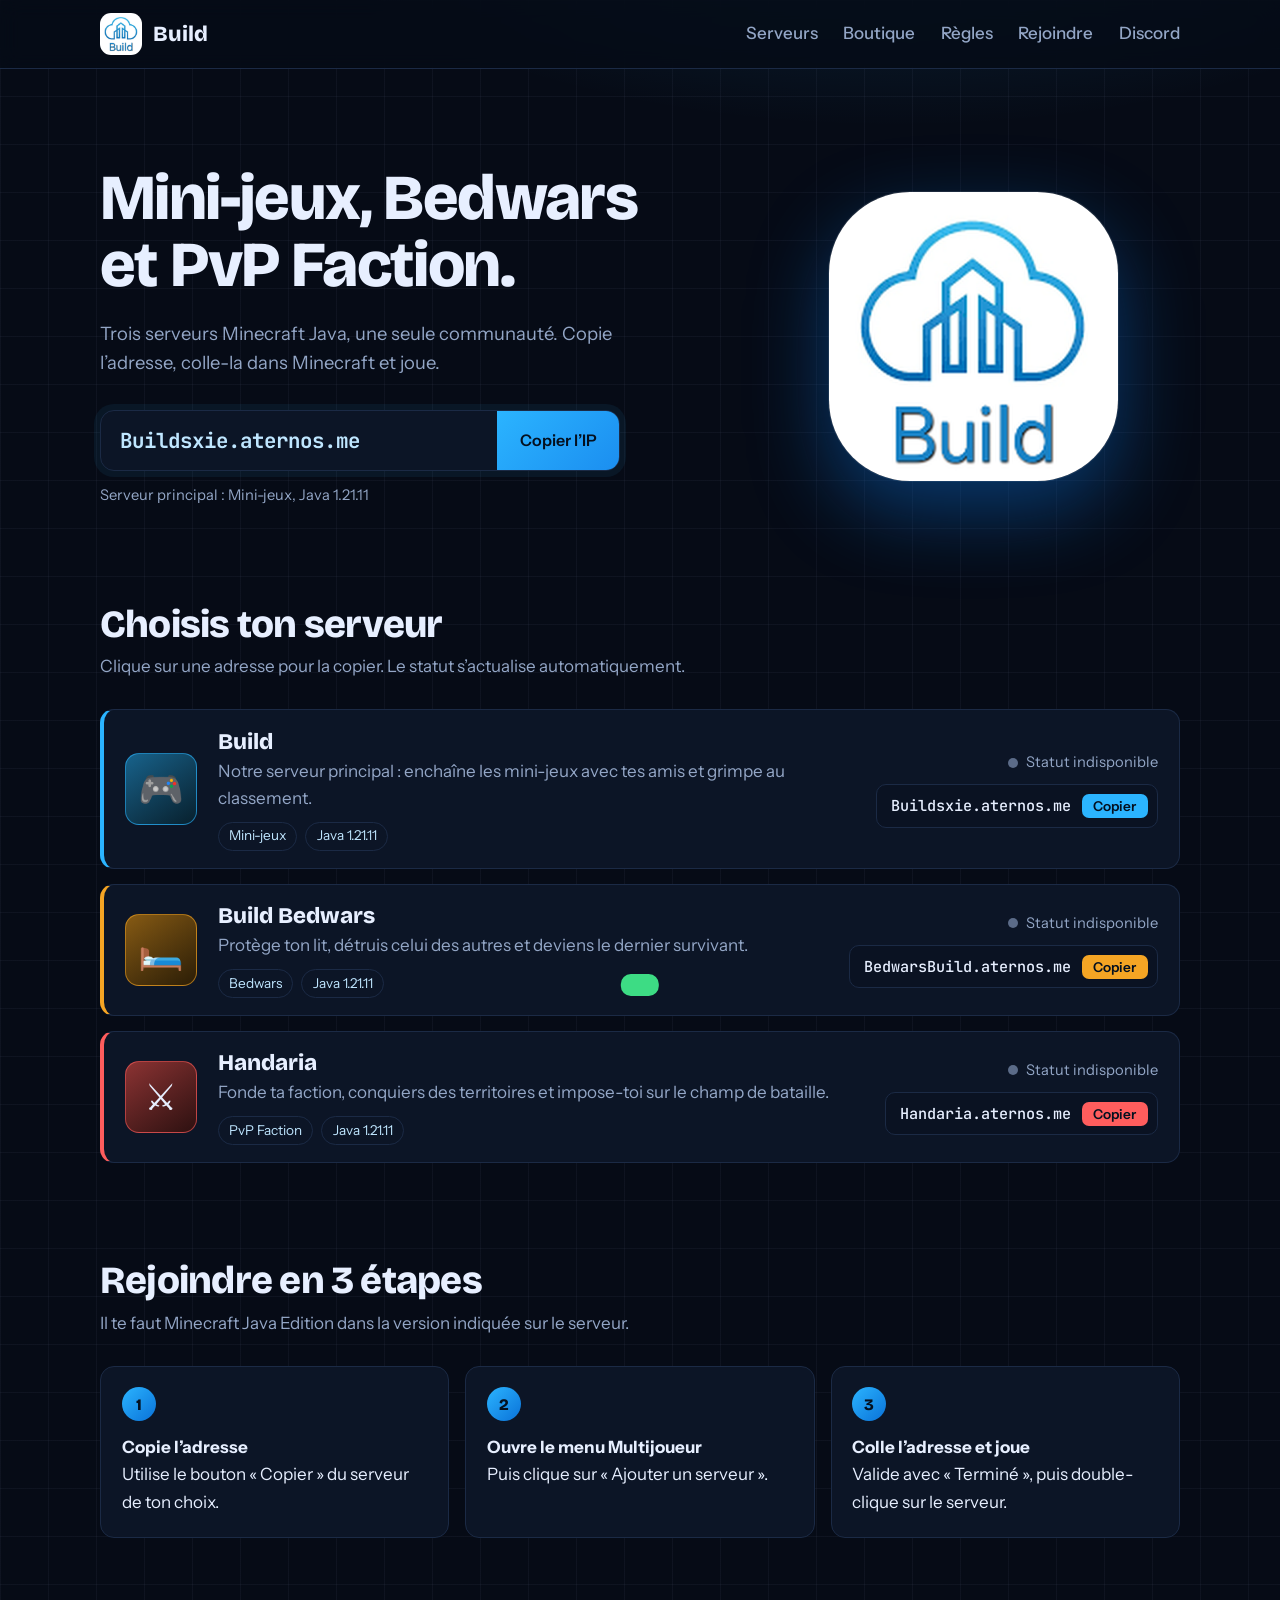
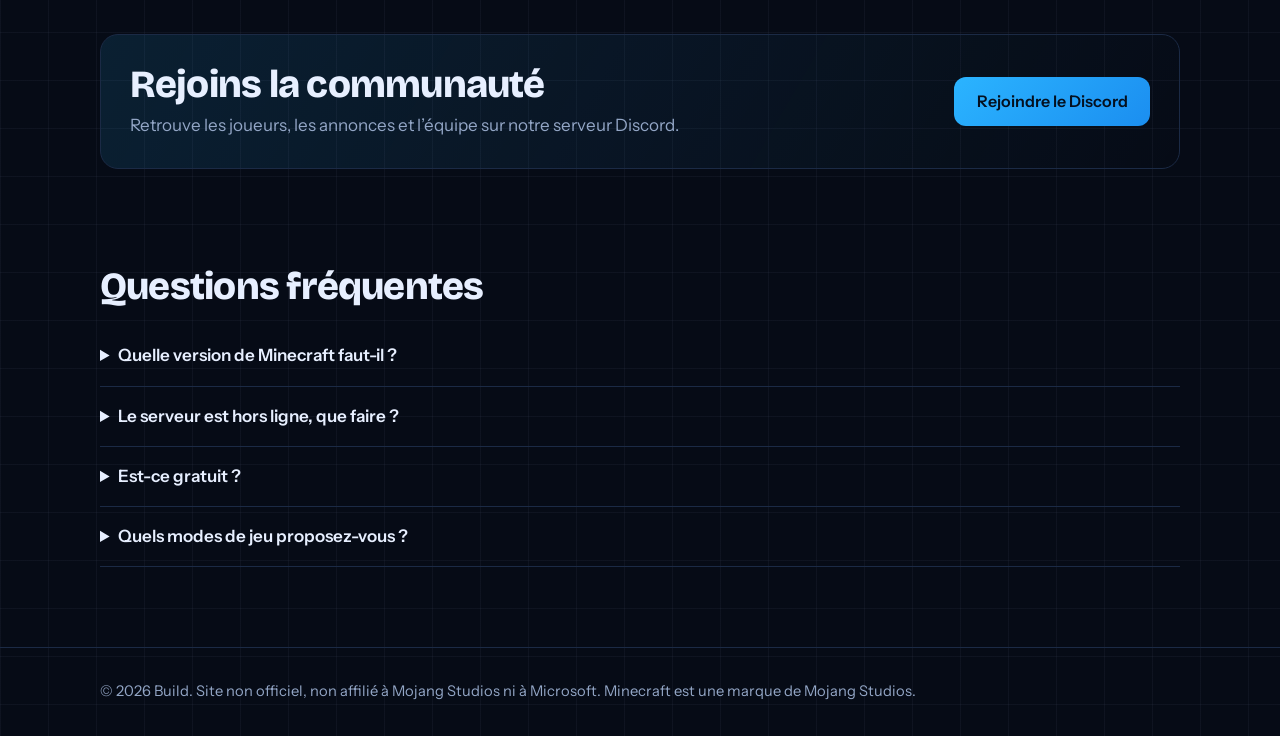
<file: index.html>
<!DOCTYPE html>
<html lang="fr">
<head>
<meta charset="utf-8">
<meta name="viewport" content="width=device-width, initial-scale=1">
<title>Build – Serveurs Minecraft 1.21.11 : Mini-jeux, Bedwars et PvP Faction</title>
<meta name="description" content="Build, serveurs Minecraft Java 1.21.11 : mini-jeux, Bedwars et PvP Faction (Handaria). Copie l’IP, rejoins gratuitement et joue avec la communauté.">
<meta name="keywords" content="serveur minecraft, minecraft 1.21.11, serveur mini-jeux, serveur bedwars, serveur pvp faction, Handaria, Build, aternos">
<link rel="canonical" href="https://VOTRE-PSEUDO.github.io/NOM-DU-REPO/">
<meta name="theme-color" content="#060b16">
<meta property="og:type" content="website">
<meta property="og:locale" content="fr_FR">
<meta property="og:site_name" content="Build">
<meta property="og:title" content="Build – Serveurs Minecraft : Mini-jeux, Bedwars, PvP Faction">
<meta property="og:description" content="Trois serveurs Minecraft Java 1.21.11. Copie l’IP et rejoins-nous.">
<meta property="og:url" content="https://VOTRE-PSEUDO.github.io/NOM-DU-REPO/">
<meta property="og:image" content="https://VOTRE-PSEUDO.github.io/NOM-DU-REPO/assets/og-image.png">
<meta name="twitter:card" content="summary_large_image">
<link rel="icon" type="image/png" href="assets/favicon.png">
<link rel="apple-touch-icon" href="assets/apple-touch-icon.png">
<link rel="preconnect" href="https://fonts.googleapis.com">
<link rel="preconnect" href="https://fonts.gstatic.com" crossorigin>
<link href="https://fonts.googleapis.com/css2?family=Bricolage+Grotesque:wght@600;800&family=Instrument+Sans:wght@400;500;600&family=JetBrains+Mono:wght@500;700&display=swap" rel="stylesheet">
<script type="application/ld+json">{"@context":"https://schema.org","@type":"WebSite","name":"Build","url":"https://VOTRE-PSEUDO.github.io/NOM-DU-REPO/","inLanguage":"fr","description":"Serveurs Minecraft Java 1.21.11 : mini-jeux, Bedwars et PvP Faction."}</script>
<link rel="stylesheet" href="assets/site.css">
</head>
<body>
<header><div class="wrap">
  <a class="brand" href="#top"><img src="assets/logo.png" alt="Logo Build" width="42" height="42"><span id="siteName">Build</span></a>
  <nav aria-label="Navigation principale"><a href="#serveurs">Serveurs</a><a href="boutique/">Boutique</a><a href="regles/">Règles</a><a href="#rejoindre">Rejoindre</a><a href="#discord">Discord</a></nav>
</div></header>

<main id="top">
<div class="wrap hero">
  <div>
    <h1>Mini-jeux, Bedwars et PvP Faction.</h1>
    <p class="lead" id="tagline">Trois serveurs Minecraft Java, une seule communauté. Copie l’adresse, colle-la dans Minecraft et joue.</p>
    <div class="ipbar"><code id="mainIp">Buildsxie.aternos.me</code><button class="btn" id="mainCopy" type="button">Copier l’IP</button></div>
    <p class="hint" id="mainHint">Serveur principal : mini-jeux, Java 1.21.11</p>
  </div>
  <div class="badge"><img src="assets/logo.png" alt="Build, serveurs Minecraft" width="300" height="300"></div>
</div>

<section id="serveurs"><div class="wrap">
  <h2>Choisis ton serveur</h2>
  <p class="sub">Clique sur une adresse pour la copier. Le statut s’actualise automatiquement.</p>
  <div id="list" aria-live="polite"><noscript><p>Mini-jeux : Buildsxie.aternos.me<br>Bedwars : BedwarsBuild.aternos.me<br>Handaria PvP Faction : Handaria.aternos.me<br>Version Minecraft Java : 1.21.11</p></noscript></div>
</div></section>

<section id="rejoindre"><div class="wrap">
  <h2>Rejoindre en 3 étapes</h2>
  <p class="sub">Il te faut Minecraft Java Edition dans la version indiquée sur le serveur.</p>
  <ol class="steps">
    <li><strong>Copie l’adresse</strong><br>Utilise le bouton « Copier » du serveur de ton choix.</li>
    <li><strong>Ouvre le menu Multijoueur</strong><br>Puis clique sur « Ajouter un serveur ».</li>
    <li><strong>Colle l’adresse et joue</strong><br>Valide avec « Terminé », puis double-clique sur le serveur.</li>
  </ol>
</div></section>

<section id="discord"><div class="wrap">
  <div class="disc">
    <div><h2>Rejoins la communauté</h2><p class="sub" id="discTxt" style="margin:.4rem 0 0">Le Discord arrive bientôt.</p></div>
    <a class="btn off" id="discBtn" aria-disabled="true">Discord bientôt disponible</a>
  </div>
</div></section>

<section id="faq"><div class="wrap">
  <h2>Questions fréquentes</h2>
  <div style="margin-top:1.2rem">
    <details><summary>Quelle version de Minecraft faut-il ?</summary><p>Minecraft Java Edition. La version exacte est affichée sur chaque serveur dans la liste ci-dessus.</p></details>
    <details><summary>Le serveur est hors ligne, que faire ?</summary><p>Nos serveurs sont hébergés sur Aternos et s’éteignent quand personne n’est connecté. S’il est hors ligne, il faut attendre qu’un membre de l’équipe le démarre.</p></details>
    <details><summary>Est-ce gratuit ?</summary><p>Oui, rejoindre les serveurs Build est gratuit. Il te faut seulement un compte Minecraft Java.</p></details>
    <details><summary>Quels modes de jeu proposez-vous ?</summary><p>Des mini-jeux, du Bedwars et un serveur PvP Faction nommé Handaria.</p></details>
  </div>
</div></section>
</main>

<footer><div class="wrap">© <span id="yr"></span> <span id="ftName">Build</span>. Site non officiel, non affilié à Mojang Studios ni à Microsoft. Minecraft est une marque de Mojang Studios.</div></footer>
<div id="toast" role="status"></div>

<script>
const $=s=>document.querySelector(s);
const esc=s=>String(s??'').replace(/[&<>"']/g,c=>({'&':'&amp;','<':'&lt;','>':'&gt;','"':'&quot;',"'":'&#39;'}[c]));
let tt;function toast(m){const t=$('#toast');t.textContent=m;t.classList.add('show');clearTimeout(tt);tt=setTimeout(()=>t.classList.remove('show'),2200)}
async function copy(v){try{await navigator.clipboard.writeText(v)}catch(e){const i=document.createElement('textarea');i.value=v;document.body.append(i);i.select();document.execCommand('copy');i.remove()}toast('Adresse copiée : '+v)}
async function status(ip,el){try{const j=await (await fetch('https://api.mcsrvstat.us/3/'+encodeURIComponent(ip))).json();
 if(j.online){el.classList.add('on');el.lastChild.textContent=j.players?`En ligne, ${j.players.online}/${j.players.max} joueurs`:'En ligne'}else el.lastChild.textContent='Hors ligne'}catch(e){el.lastChild.textContent='Statut indisponible'}}
function render(D){
 $('#siteName').textContent=$('#ftName').textContent=D.name||'Build';
 if(D.tagline)$('#tagline').textContent=D.tagline;
 $('#yr').textContent=new Date().getFullYear();
 const S=D.servers||[];
 if(S[0]){$('#mainIp').textContent=S[0].ip;$('#mainHint').textContent=`Serveur principal : ${S[0].mode}, Java ${S[0].version}`;$('#mainCopy').onclick=()=>copy(S[0].ip)}
 $('#list').innerHTML=S.map((s,i)=>`<article class="srv" style="--i:${i};--a:${esc(s.color||'#2bb4ff')}">
  <div class="ico" aria-hidden="true">${esc(s.icon||'⛏️')}</div>
  <div><h3>${esc(s.name)}</h3><p>${esc(s.desc)}</p><div class="tags"><span class="tag">${esc(s.mode)}</span><span class="tag">Java ${esc(s.version)}</span></div></div>
  <div class="act"><div class="st"><i></i><span>Vérification…</span></div>
  <button class="copy" type="button" data-ip="${esc(s.ip)}" aria-label="Copier l’adresse ${esc(s.ip)}">${esc(s.ip)} <b>Copier</b></button></div></article>`).join('');
 document.querySelectorAll('.copy').forEach(b=>b.onclick=()=>copy(b.dataset.ip));
 document.querySelectorAll('.srv').forEach((a,i)=>status(S[i].ip,a.querySelector('.st')));
 const d=(D.discord||'').trim(),b=$('#discBtn');
 if(/^https:\/\//.test(d)){b.href=d;b.target='_blank';b.rel='noopener';b.textContent='Rejoindre le Discord';b.classList.remove('off');b.removeAttribute('aria-disabled');$('#discTxt').textContent='Retrouve les joueurs, les annonces et l’équipe sur notre serveur Discord.'}
}
fetch('data/site.json?'+Date.now()).then(r=>r.json()).then(render).catch(()=>{$('#list').innerHTML='<p class="sub">Impossible de charger la liste des serveurs. Recharge la page.</p>';$('#yr').textContent=new Date().getFullYear()});
</script>
</body>
</html>
</file>
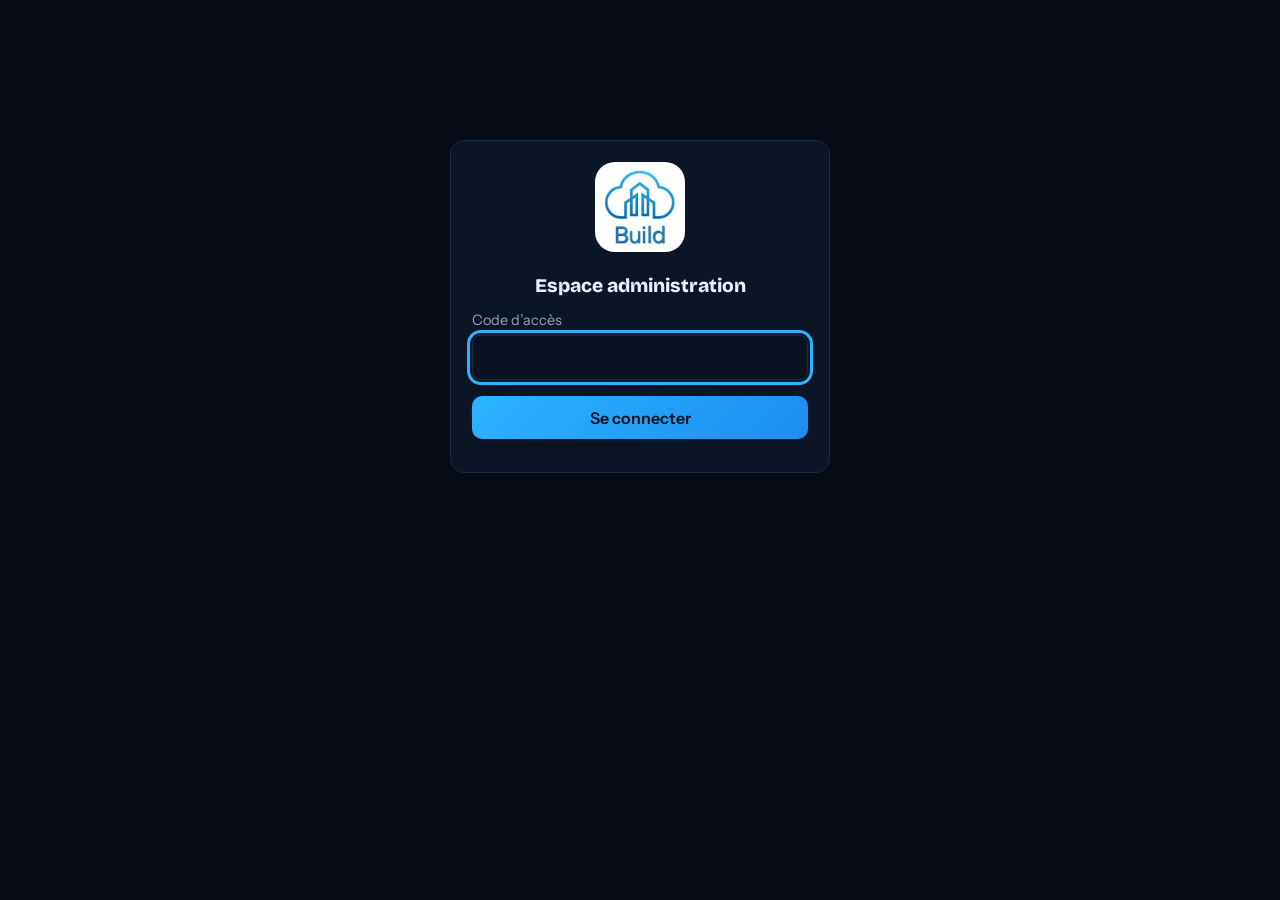
<file: admin/index.html>
<!DOCTYPE html>
<html lang="fr">
<head>
<meta charset="utf-8">
<meta name="viewport" content="width=device-width, initial-scale=1">
<meta name="robots" content="noindex,nofollow">
<title>Administration – Build</title>
<link rel="icon" type="image/png" href="../assets/favicon.png">
<link rel="preconnect" href="https://fonts.googleapis.com"><link rel="preconnect" href="https://fonts.gstatic.com" crossorigin>
<link href="https://fonts.googleapis.com/css2?family=Bricolage+Grotesque:wght@800&family=Instrument+Sans:wght@400;500;600&display=swap" rel="stylesheet">
<style>
:root{--bg:#060b16;--panel:#0c1526;--line:#1b2a45;--tx:#e7efff;--mu:#93a6c6;--b1:#2bb4ff;--ink:#04101f;--hd:"Bricolage Grotesque","Trebuchet MS",system-ui,sans-serif;--bd:"Instrument Sans",system-ui,sans-serif}
*{box-sizing:border-box;margin:0}
body{background:var(--bg);color:var(--tx);font:400 1rem/1.5 var(--bd);min-height:100vh;padding:2rem 1rem 4rem}
:focus-visible{outline:3px solid var(--b1);outline-offset:2px}
.box{width:min(760px,100%);margin:0 auto}
.top{display:flex;align-items:center;gap:.8rem;margin-bottom:1.5rem}.top img{width:44px;border-radius:11px}.top h1{font:800 1.5rem var(--hd);flex:1}
.card{background:var(--panel);border:1px solid var(--line);border-radius:14px;padding:1.3rem;margin-bottom:1rem}
.lock{max-width:380px;margin:12vh auto 0;text-align:center}.lock img{width:90px;border-radius:20px;margin-bottom:1rem}
h2{font:800 1.2rem var(--hd);margin-bottom:.8rem}
label{display:block;font-size:.9rem;color:var(--mu);margin:.7rem 0 .25rem}
input,textarea{width:100%;background:#0a1222;border:1px solid var(--line);border-radius:9px;color:var(--tx);padding:.6rem .75rem;font:inherit}
input[type=color]{padding:.15rem;height:42px;width:80px}textarea{min-height:70px;resize:vertical}
.g{display:grid;grid-template-columns:1fr 1fr;gap:0 1rem}.g .full{grid-column:1/-1}
.btn{border:0;border-radius:10px;cursor:pointer;font:600 1rem var(--bd);padding:.7rem 1.3rem;background:linear-gradient(135deg,var(--b1),#1b8ef0);color:var(--ink)}
.btn.s{background:transparent;color:var(--tx);border:1px solid var(--line)}.btn.d{background:transparent;color:#ff8a8a;border:1px solid #5a2630}
.row{display:flex;gap:.7rem;flex-wrap:wrap;align-items:center}
#msg{position:sticky;bottom:1rem;padding:.8rem 1rem;border-radius:10px;font-weight:500;display:none;margin-top:1rem}
#msg.ok{display:block;background:#123d28;color:#7ff0b0;border:1px solid #1f7a4b}#msg.err{display:block;background:#4a1620;color:#ffb3bd;border:1px solid #8a2a3a}
small{color:var(--mu)}summary{cursor:pointer;font-weight:600}
@media(max-width:560px){.g{grid-template-columns:1fr}}
</style>
</head>
<body>
<div class="box">
 <form class="card lock" id="lock"><img src="../assets/logo.png" alt="Build"><h2>Espace administration</h2>
  <label for="code" style="text-align:left">Code d’accès</label><input id="code" type="password" autocomplete="current-password" required autofocus>
  <div class="row" style="margin-top:1rem"><button class="btn" style="flex:1">Se connecter</button></div><div id="lerr" style="color:#ffb3bd;margin-top:.8rem"></div></form>

 <div id="app" hidden>
  <div class="top"><img src="../assets/logo.png" alt=""><h1>Administration</h1><a class="btn s" href="../" style="text-decoration:none">Voir le site</a><button class="btn s" id="out" type="button">Quitter</button></div>
  <div class="card"><h2>Informations générales</h2>
   <label for="f-name">Nom du site</label><input id="f-name">
   <label for="f-tag">Texte d’accroche (page d’accueil)</label><textarea id="f-tag"></textarea>
   <label for="f-disc">Lien d’invitation Discord (laisser vide si pas encore créé)</label><input id="f-disc" placeholder="https://discord.gg/xxxxxx"></div>
  <div id="servers"></div>
  <div class="row" style="margin-bottom:1rem"><button class="btn s" id="add" type="button">Ajouter un serveur</button></div>
  <div class="card"><h2>Règlement</h2><small>Une section par thème, une règle par ligne.</small><div id="rules"></div><div class="row" style="margin-top:.8rem"><button class="btn s" id="addRule" type="button">Ajouter une section</button></div></div>
  <div class="card"><h2>Boutique</h2>
   <label for="s-intro">Texte d’introduction</label><textarea id="s-intro"></textarea>
   <label for="s-note">Message d’information (ex. « La boutique ouvre bientôt »)</label><textarea id="s-note"></textarea>
   <div id="ranks"></div><datalist id="dl"></datalist>
   <div class="row" style="margin-top:.8rem"><button class="btn s" id="addRank" type="button">Ajouter un grade</button></div>
   <small style="display:block;margin-top:.8rem">Aternos interdit de gagner de l’argent réel avec un serveur : garde des prix en monnaie du jeu tant que tu es chez eux, et laisse le lien de paiement vide.</small></div>
  <div class="row"><button class="btn" id="save" type="button">Enregistrer pour tout le monde</button></div>
  <details class="card" style="margin-top:1rem" id="gh"><summary>Connexion GitHub (une seule fois par appareil)</summary>
   <small>Pour que les changements soient visibles par tous, le site écrit dans ton dépôt GitHub. Crée un token « fine-grained » limité à ce dépôt, avec la permission Contents : Read and write (voir le README). Il reste uniquement dans ce navigateur.</small>
   <div class="g"><div><label for="c-repo">Dépôt (pseudo/nom)</label><input id="c-repo"></div><div><label for="c-br">Branche</label><input id="c-br" value="main"></div>
   <div class="full"><label for="c-tok">Token GitHub</label><input id="c-tok" type="password" autocomplete="off" placeholder="github_pat_..."></div></div></details>
  <div id="msg" role="status"></div>
 </div>
</div>
<script>
const HASH='d6e68f19c76a10db711da48158aabc35d4406b4e35d99686ecc26e0c64be471b';
const $=s=>document.querySelector(s);
const esc=s=>String(s??'').replace(/[&<>"']/g,c=>({'&':'&amp;','<':'&lt;','>':'&gt;','"':'&quot;',"'":'&#39;'}[c]));
const sha=async s=>[...new Uint8Array(await crypto.subtle.digest('SHA-256',new TextEncoder().encode(s)))].map(b=>b.toString(16).padStart(2,'0')).join('');
const ls={get:k=>{try{return localStorage.getItem(k)}catch(e){return null}},set:(k,v)=>{try{localStorage.setItem(k,v)}catch(e){}}};
let SHA=null,DATA={servers:[]};
function msg(t,c){const m=$('#msg');m.textContent=t;m.className=c;m.scrollIntoView({block:'nearest'})}
const guess=()=>{const h=location.hostname;if(!h.endsWith('.github.io'))return'';const p=location.pathname.split('/')[1];return h.split('.')[0]+'/'+(p&&p!=='admin'?p:h)};
const cfg=()=>({repo:$('#c-repo').value.trim(),branch:$('#c-br').value.trim()||'main',token:$('#c-tok').value.trim()});
const b64=s=>btoa(String.fromCharCode(...new TextEncoder().encode(s)));
const unb64=s=>new TextDecoder().decode(Uint8Array.from(atob(s.replace(/\s/g,'')),c=>c.charCodeAt(0)));
const API=c=>`https://api.github.com/repos/${c.repo}/contents/data/site.json`;
const H=c=>({Authorization:'Bearer '+c.token,Accept:'application/vnd.github+json'});

$('#lock').onsubmit=async e=>{e.preventDefault();
 if(await sha($('#code').value)===HASH){try{sessionStorage.setItem('ok','1')}catch(x){}open()}else{$('#lerr').textContent='Code incorrect.';$('#code').select()}};
$('#out').onclick=()=>{try{sessionStorage.removeItem('ok')}catch(x){}location.reload()};

async function open(){
 $('#lock').hidden=true;$('#app').hidden=false;
 $('#c-repo').value=ls.get('b_repo')||guess();$('#c-br').value=ls.get('b_br')||'main';$('#c-tok').value=ls.get('b_tok')||'';
 const c=cfg();let ok=false;
 if(c.repo&&c.token){try{const r=await fetch(API(c)+'?ref='+c.branch+'&t='+Date.now(),{headers:H(c)});if(r.ok){const j=await r.json();SHA=j.sha;DATA=JSON.parse(unb64(j.content));ok=true}else msg('Connexion GitHub refusée ('+r.status+'). Vérifie le dépôt et le token.','err')}catch(x){msg('GitHub est injoignable.','err')}}
 if(!ok){try{DATA=await (await fetch('../data/site.json?'+Date.now())).json()}catch(x){}$('#gh').open=true;if(!c.token)msg('Renseigne ton token GitHub pour pouvoir enregistrer.','err')}
 fill();
}
function fill(){$('#f-name').value=DATA.name||'';$('#f-tag').value=DATA.tagline||'';$('#f-disc').value=DATA.discord||'';
 $('#servers').innerHTML=(DATA.servers||[]).map(card).join('');
 $('#rules').innerHTML=(DATA.rules||[]).map(ruleCard).join('');
 const sh=DATA.shop||{};$('#s-intro').value=sh.intro||'';$('#s-note').value=sh.notice||'';
 $('#ranks').innerHTML=(sh.ranks||[]).map(rankCard).join('')}
const del=(c,t)=>`<div class="row" style="margin-top:.8rem"><button type="button" class="btn d" onclick="this.closest('.${c}').remove()">${t}</button></div>`;
const ruleCard=r=>`<fieldset class="card rs" style="border:1px solid var(--line);margin-top:.8rem"><label>Titre de la section</label><input data-k="title" value="${esc(r.title)}"><label>Règles (une par ligne)</label><textarea data-k="items" style="min-height:110px">${esc((r.items||[]).join('\n'))}</textarea>${del('rs','Supprimer la section')}</fieldset>`;
const rankCard=r=>`<fieldset class="card rk" style="border:1px solid var(--line);margin-top:.8rem"><div class="g">
 <div><label>Serveur (vide = tous les serveurs)</label><input data-k="server" list="dl" value="${esc(r.server)}"></div><div><label>Nom du grade</label><input data-k="name" value="${esc(r.name)}"></div>
 <div><label>Prix (ex. 2 500 pièces)</label><input data-k="price" value="${esc(r.price)}"></div><div><label>Couleur</label><input data-k="color" type="color" value="${esc(r.color||'#2bb4ff')}"></div>
 <div class="full"><label>Avantages (un par ligne)</label><textarea data-k="perks" style="min-height:100px">${esc((r.perks||[]).join('\n'))}</textarea></div>
 <div class="full"><label>Lien de paiement (vide = « Bientôt disponible »)</label><input data-k="url" placeholder="https://..." value="${esc(r.url)}"></div></div>${del('rk','Supprimer ce grade')}</fieldset>`;
$('#addRule').onclick=()=>$('#rules').insertAdjacentHTML('beforeend',ruleCard({}));
$('#addRank').onclick=()=>$('#ranks').insertAdjacentHTML('beforeend',rankCard({color:'#2bb4ff'}));
document.addEventListener('focusin',e=>{if(e.target.dataset&&e.target.dataset.k==='server')$('#dl').innerHTML=[...document.querySelectorAll('.srv [data-k=name]')].map(i=>`<option value="${esc(i.value)}">`).join('')});
const card=(s,i)=>`<fieldset class="card srv" style="border:1px solid var(--line)"><legend style="padding:0 .5rem;font-weight:600">Serveur</legend><div class="g">
 <div><label>Nom</label><input data-k="name" value="${esc(s.name)}"></div><div><label>Mode de jeu</label><input data-k="mode" value="${esc(s.mode)}"></div>
 <div><label>Adresse IP</label><input data-k="ip" value="${esc(s.ip)}"></div><div><label>Version Minecraft</label><input data-k="version" value="${esc(s.version)}"></div>
 <div><label>Icône (emoji)</label><input data-k="icon" value="${esc(s.icon)}" maxlength="4"></div><div><label>Couleur</label><input data-k="color" type="color" value="${esc(s.color||'#2bb4ff')}"></div>
 <div class="full"><label>Description</label><textarea data-k="desc">${esc(s.desc)}</textarea></div></div>
 <div class="row" style="margin-top:.8rem"><button type="button" class="btn d" onclick="this.closest('.srv').remove()">Supprimer ce serveur</button></div></fieldset>`;
$('#add').onclick=()=>{$('#servers').insertAdjacentHTML('beforeend',card({icon:'⛏️',color:'#2bb4ff',version:(DATA.servers[0]||{}).version||''}))};
function collect(){const servers=[...document.querySelectorAll('.srv')].map(f=>{const o={};f.querySelectorAll('[data-k]').forEach(i=>o[i.dataset.k]=i.value.trim());o.ip=o.ip.replace(/^https?:\/\//,'').replace(/\s/g,'');return o});
 const lines=t=>t.split('\n').map(x=>x.trim()).filter(Boolean),grab=f=>{const o={};f.querySelectorAll('[data-k]').forEach(i=>o[i.dataset.k]=i.value.trim());return o};
 const rules=[...document.querySelectorAll('.rs')].map(f=>{const o=grab(f);return{title:o.title,items:lines(o.items)}}).filter(r=>r.title||r.items.length);
 const ranks=[...document.querySelectorAll('.rk')].map(f=>{const o=grab(f);return{...o,perks:lines(o.perks)}});
 return{name:$('#f-name').value.trim()||'Build',tagline:$('#f-tag').value.trim(),discord:$('#f-disc').value.trim(),servers,rules,shop:{intro:$('#s-intro').value.trim(),notice:$('#s-note').value.trim(),ranks}}}
$('#save').onclick=async()=>{
 const c=cfg(),d=collect();
 if(!c.repo||!c.token){$('#gh').open=true;return msg('Renseigne le dépôt et le token GitHub avant d’enregistrer.','err')}
 if(d.servers.some(s=>!s.name||!s.ip))return msg('Chaque serveur doit avoir un nom et une adresse IP.','err');
 if(d.discord&&!/^https:\/\//.test(d.discord))return msg('Le lien Discord doit commencer par https://','err');
 if(d.shop.ranks.some(r=>!r.name))return msg('Chaque grade doit avoir un nom.','err');
 if(d.shop.ranks.some(r=>r.url&&!/^https:\/\//.test(r.url)))return msg('Les liens de paiement doivent commencer par https://','err');
 ls.set('b_repo',c.repo);ls.set('b_br',c.branch);ls.set('b_tok',c.token);
 $('#save').disabled=true;msg('Enregistrement…','ok');
 try{
  const g=await fetch(API(c)+'?ref='+c.branch+'&t='+Date.now(),{headers:H(c)});
  if(g.ok)SHA=(await g.json()).sha;else if(g.status!==404)throw new Error('Lecture refusée ('+g.status+')');
  const r=await fetch(API(c),{method:'PUT',headers:H(c),body:JSON.stringify({message:'Mise à jour du site depuis /admin',content:b64(JSON.stringify(d,null,2)+'\n'),sha:SHA||undefined,branch:c.branch})});
  if(!r.ok)throw new Error('Écriture refusée ('+r.status+'). Vérifie que le token a la permission Contents : Read and write.');
  SHA=(await r.json()).content.sha;DATA=d;msg('Enregistré. Les changements seront visibles par tous d’ici 1 à 2 minutes.','ok');
 }catch(x){msg(x.message,'err')}
 $('#save').disabled=false};
try{if(sessionStorage.getItem('ok')==='1')open()}catch(x){}
</script>
</body>
</html>
</file>
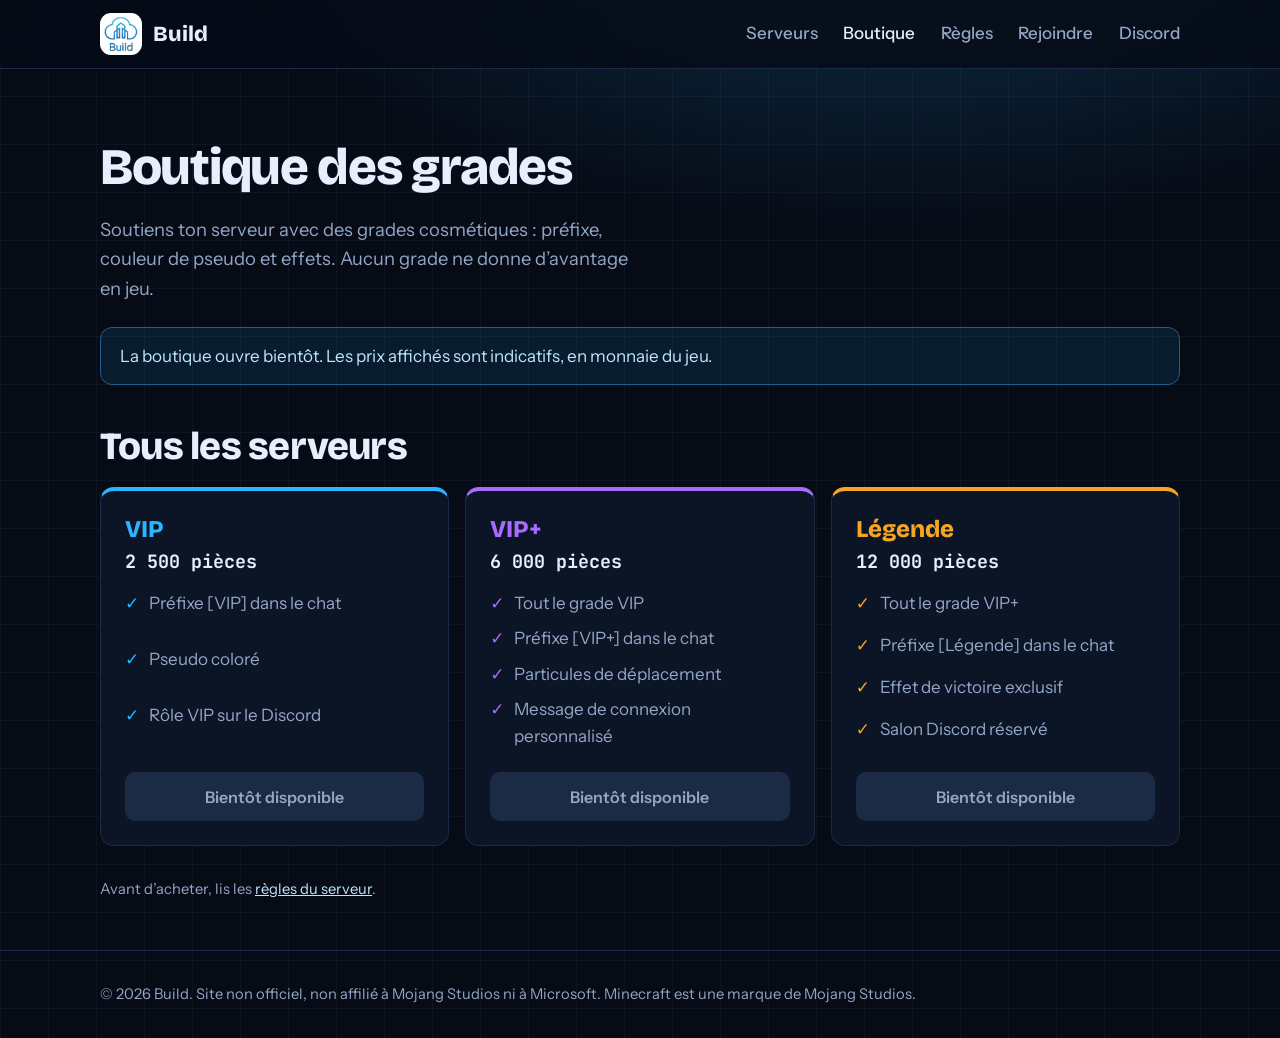
<file: boutique/index.html>
<!DOCTYPE html>
<html lang="fr">
<head>
<meta charset="utf-8">
<meta name="viewport" content="width=device-width, initial-scale=1">
<title>Boutique – Grades Minecraft | Build</title>
<meta name="description" content="Boutique Build : découvre les grades cosmétiques VIP, VIP+ et Légende pour nos serveurs Minecraft mini-jeux, Bedwars et PvP Faction.">
<link rel="canonical" href="https://VOTRE-PSEUDO.github.io/NOM-DU-REPO/boutique/">
<meta name="theme-color" content="#060b16">
<meta property="og:type" content="website"><meta property="og:locale" content="fr_FR"><meta property="og:site_name" content="Build">
<meta property="og:title" content="Boutique – Grades Minecraft | Build">
<meta property="og:description" content="Grades cosmétiques pour les serveurs Build : mini-jeux, Bedwars, PvP Faction.">
<meta property="og:url" content="https://VOTRE-PSEUDO.github.io/NOM-DU-REPO/boutique/">
<meta property="og:image" content="https://VOTRE-PSEUDO.github.io/NOM-DU-REPO/assets/og-image.png">
<link rel="icon" type="image/png" href="../assets/favicon.png">
<link rel="apple-touch-icon" href="../assets/apple-touch-icon.png">
<link rel="preconnect" href="https://fonts.googleapis.com"><link rel="preconnect" href="https://fonts.gstatic.com" crossorigin>
<link href="https://fonts.googleapis.com/css2?family=Bricolage+Grotesque:wght@600;800&family=Instrument+Sans:wght@400;500;600&family=JetBrains+Mono:wght@500;700&display=swap" rel="stylesheet">
<link rel="stylesheet" href="../assets/site.css">
</head>
<body>
<header><div class="wrap">
  <a class="brand" href="../"><img src="../assets/logo.png" alt="Logo Build" width="42" height="42"><span id="siteName">Build</span></a>
  <nav aria-label="Navigation principale"><a href="../#serveurs">Serveurs</a><a href="../boutique/" aria-current="page" style="color:var(--tx)">Boutique</a><a href="../regles/">Règles</a><a href="../#rejoindre">Rejoindre</a><a href="../#discord">Discord</a></nav>
</div></header>
<main class="wrap pg">
  <h1>Boutique des grades</h1>
  <p class="lead" id="intro">Des grades cosmétiques pour soutenir tes serveurs préférés.</p>
  <div class="note" id="note" hidden></div>
  <div id="shop" aria-live="polite"></div>
  <p class="hint" style="margin-top:2rem">Avant d’acheter, lis les <a href="../regles/" style="color:#bfe6ff">règles du serveur</a>.</p>
</main>
<footer><div class="wrap">© <span id="yr"></span> <span id="ftName">Build</span>. Site non officiel, non affilié à Mojang Studios ni à Microsoft. Minecraft est une marque de Mojang Studios.</div></footer>
<script>
const $=s=>document.querySelector(s);
const esc=s=>String(s??'').replace(/[&<>"']/g,c=>({'&':'&amp;','<':'&lt;','>':'&gt;','"':'&quot;',"'":'&#39;'}[c]));
fetch('../data/site.json?'+Date.now()).then(r=>r.json()).then(D=>{
 $('#siteName').textContent=$('#ftName').textContent=D.name||'Build';$('#yr').textContent=new Date().getFullYear();
 const sh=D.shop||{},R=sh.ranks||[];
 if(sh.intro)$('#intro').textContent=sh.intro;
 if(sh.notice){$('#note').textContent=sh.notice;$('#note').hidden=false}
 const keys=['',...(D.servers||[]).map(s=>s.name)];R.forEach(r=>{if(!keys.includes(r.server||''))keys.push(r.server)});
 $('#shop').innerHTML=keys.map(k=>{const L=R.filter(r=>(r.server||'')===k);if(!L.length)return'';
  return `<div class="grp"><h2>${esc(k||'Tous les serveurs')}</h2><div class="ranks">${L.map(r=>`<article class="rank" style="--a:${esc(r.color||'#2bb4ff')}">
   <h3>${esc(r.name)}</h3><div class="price">${esc(r.price)}</div>
   <ul>${(r.perks||[]).map(p=>`<li>${esc(p)}</li>`).join('')}</ul>
   ${/^https:\/\//.test(r.url||'')?`<a class="btn" href="${esc(r.url)}" target="_blank" rel="noopener sponsored">Acheter</a>`:'<span class="btn off" aria-disabled="true">Bientôt disponible</span>'}
  </article>`).join('')}</div></div>`}).join('')||'<p class="sub" style="margin-top:2rem">Aucun grade pour le moment.</p>';
}).catch(()=>{$('#shop').innerHTML='<p class="sub" style="margin-top:2rem">Impossible de charger la boutique. Recharge la page.</p>';$('#yr').textContent=new Date().getFullYear()});
</script>
</body>
</html>
</file>
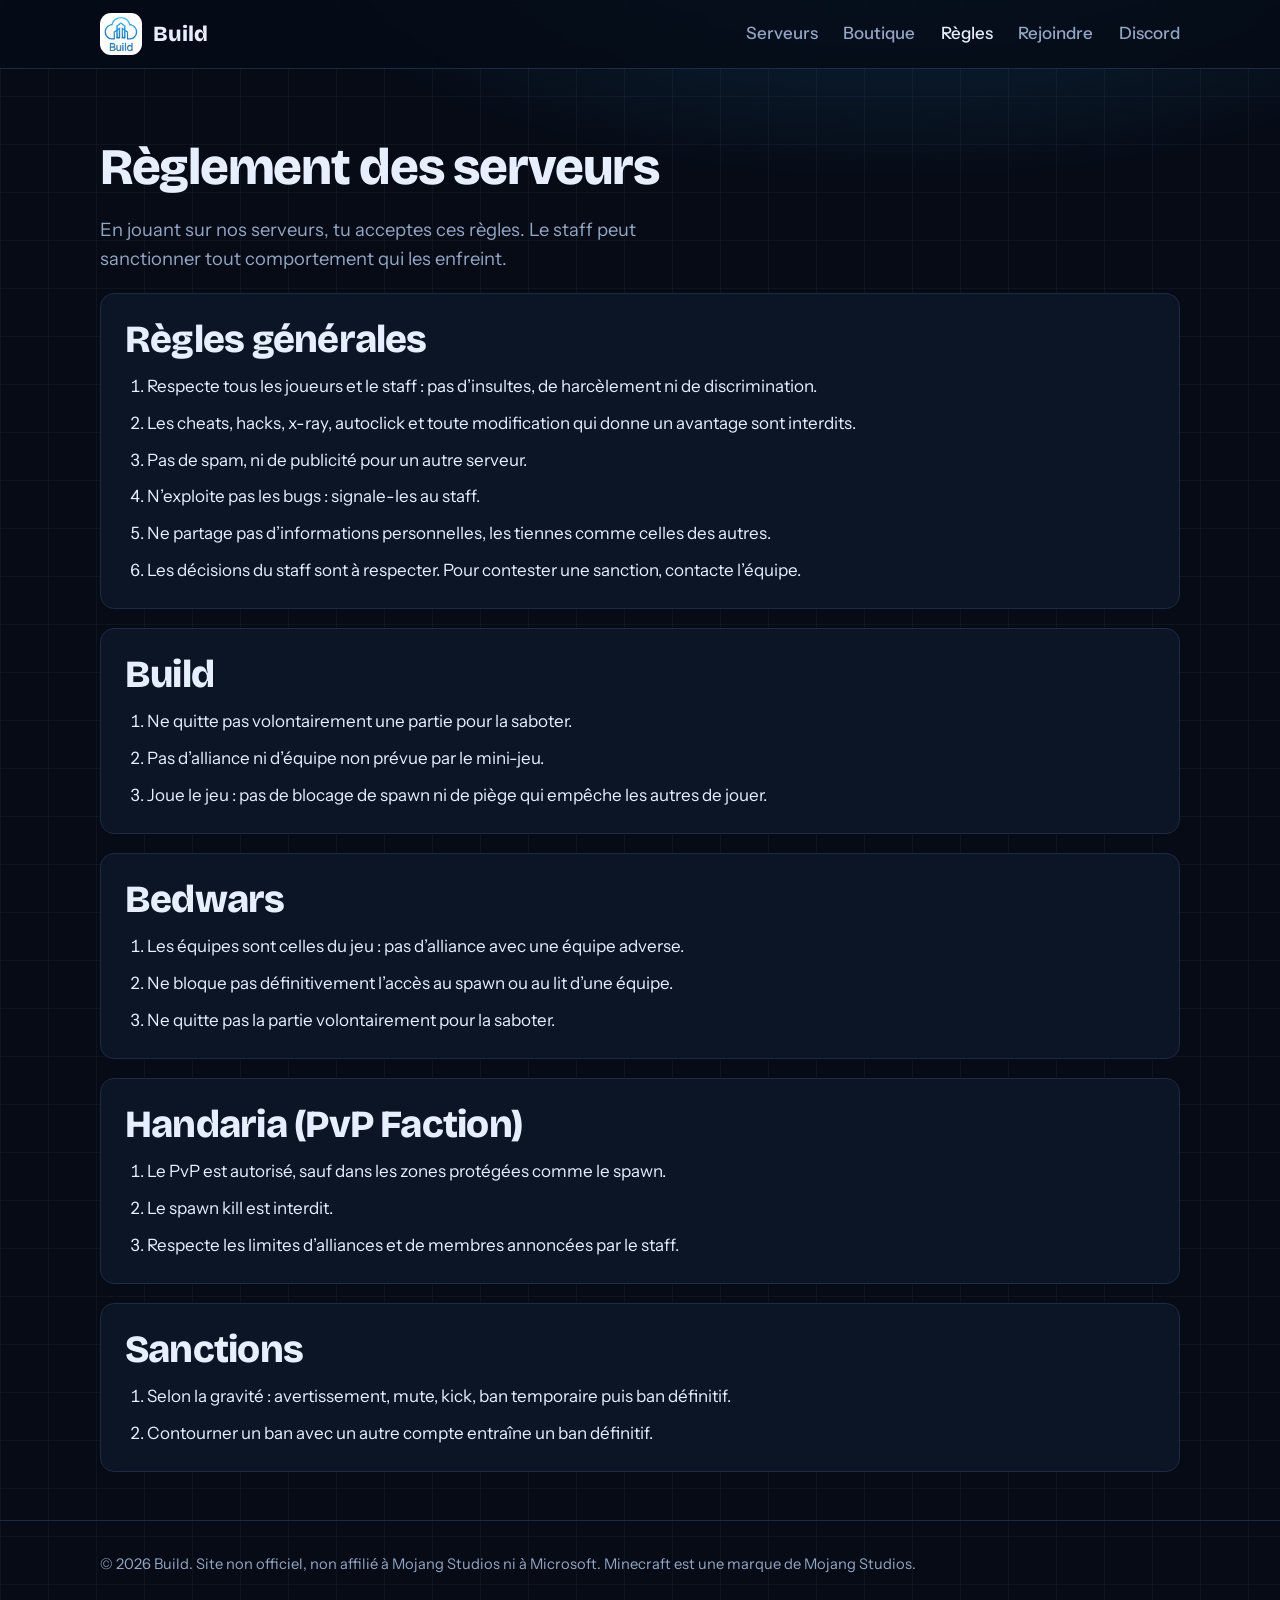
<file: regles/index.html>
<!DOCTYPE html>
<html lang="fr">
<head>
<meta charset="utf-8">
<meta name="viewport" content="width=device-width, initial-scale=1">
<title>Règlement des serveurs Minecraft | Build</title>
<meta name="description" content="Règlement des serveurs Minecraft Build : règles générales, mini-jeux, Bedwars, PvP Faction (Handaria) et sanctions.">
<link rel="canonical" href="https://VOTRE-PSEUDO.github.io/NOM-DU-REPO/regles/">
<meta name="theme-color" content="#060b16">
<meta property="og:type" content="website"><meta property="og:locale" content="fr_FR"><meta property="og:site_name" content="Build">
<meta property="og:title" content="Règlement des serveurs Minecraft | Build">
<meta property="og:description" content="Les règles à respecter sur les serveurs Build.">
<meta property="og:url" content="https://VOTRE-PSEUDO.github.io/NOM-DU-REPO/regles/">
<meta property="og:image" content="https://VOTRE-PSEUDO.github.io/NOM-DU-REPO/assets/og-image.png">
<link rel="icon" type="image/png" href="../assets/favicon.png">
<link rel="apple-touch-icon" href="../assets/apple-touch-icon.png">
<link rel="preconnect" href="https://fonts.googleapis.com"><link rel="preconnect" href="https://fonts.gstatic.com" crossorigin>
<link href="https://fonts.googleapis.com/css2?family=Bricolage+Grotesque:wght@600;800&family=Instrument+Sans:wght@400;500;600&family=JetBrains+Mono:wght@500;700&display=swap" rel="stylesheet">
<link rel="stylesheet" href="../assets/site.css">
</head>
<body>
<header><div class="wrap">
  <a class="brand" href="../"><img src="../assets/logo.png" alt="Logo Build" width="42" height="42"><span id="siteName">Build</span></a>
  <nav aria-label="Navigation principale"><a href="../#serveurs">Serveurs</a><a href="../boutique/">Boutique</a><a href="../regles/" aria-current="page" style="color:var(--tx)">Règles</a><a href="../#rejoindre">Rejoindre</a><a href="../#discord">Discord</a></nav>
</div></header>
<main class="wrap pg">
  <h1>Règlement des serveurs</h1>
  <p class="lead">En jouant sur nos serveurs, tu acceptes ces règles. Le staff peut sanctionner tout comportement qui les enfreint.</p>
  <div id="rules" aria-live="polite"></div>
</main>
<footer><div class="wrap">© <span id="yr"></span> <span id="ftName">Build</span>. Site non officiel, non affilié à Mojang Studios ni à Microsoft. Minecraft est une marque de Mojang Studios.</div></footer>
<script>
const $=s=>document.querySelector(s);
const esc=s=>String(s??'').replace(/[&<>"']/g,c=>({'&':'&amp;','<':'&lt;','>':'&gt;','"':'&quot;',"'":'&#39;'}[c]));
fetch('../data/site.json?'+Date.now()).then(r=>r.json()).then(D=>{
 $('#siteName').textContent=$('#ftName').textContent=D.name||'Build';$('#yr').textContent=new Date().getFullYear();
 $('#rules').innerHTML=(D.rules||[]).map(s=>`<article class="rl"><h2>${esc(s.title)}</h2><ol>${(s.items||[]).map(i=>`<li>${esc(i)}</li>`).join('')}</ol></article>`).join('')||'<p class="sub">Le règlement sera bientôt publié.</p>';
}).catch(()=>{$('#rules').innerHTML='<p class="sub">Impossible de charger le règlement. Recharge la page.</p>';$('#yr').textContent=new Date().getFullYear()});
</script>
</body>
</html>
</file>
<file: assets/site.css>
:root{--bg:#060b16;--panel:#0c1526;--line:#1b2a45;--tx:#e7efff;--mu:#93a6c6;--b1:#2bb4ff;--b2:#0a72d8;--ok:#3ddc84;--ink:#04101f;
--hd:"Bricolage Grotesque","Trebuchet MS",system-ui,sans-serif;--bd:"Instrument Sans",system-ui,-apple-system,"Segoe UI",sans-serif;--mono:"JetBrains Mono",ui-monospace,Consolas,monospace}
*{box-sizing:border-box;margin:0}
html{scroll-behavior:smooth;scroll-padding-top:80px}
body{background:var(--bg);color:var(--tx);font:400 1.0625rem/1.6 var(--bd);min-height:100vh;
background-image:radial-gradient(60rem 28rem at 70% -8%,rgba(43,180,255,.22),transparent 70%),linear-gradient(rgba(147,166,198,.06) 1px,transparent 1px),linear-gradient(90deg,rgba(147,166,198,.06) 1px,transparent 1px);
background-size:auto,48px 48px,48px 48px;background-repeat:no-repeat,repeat,repeat}
a{color:inherit}
:focus-visible{outline:3px solid var(--b1);outline-offset:3px;border-radius:6px}
.wrap{width:min(1080px,100% - 2.5rem);margin-inline:auto}
header{position:sticky;top:0;z-index:5;background:rgba(6,11,22,.82);backdrop-filter:blur(10px);border-bottom:1px solid var(--line)}
header .wrap{display:flex;align-items:center;gap:1.5rem;height:68px}
.brand{display:flex;align-items:center;gap:.7rem;text-decoration:none;font:800 1.35rem var(--hd)}
.brand img{width:42px;height:42px;border-radius:11px}
nav{margin-left:auto;display:flex;gap:1.6rem;font-weight:500}
nav a{text-decoration:none;color:var(--mu)}nav a:hover{color:var(--tx)}
.hero{padding:clamp(3rem,8vw,6rem) 0 3rem;display:grid;grid-template-columns:1.5fr 1fr;gap:3rem;align-items:center}
h1{font:800 clamp(2.3rem,5.4vw,4rem)/1.04 var(--hd);letter-spacing:-.025em;max-width:15ch}
.lead{margin-top:1.3rem;color:var(--mu);font-size:1.15rem;max-width:46ch}
.ipbar{margin-top:2rem;display:flex;align-items:stretch;max-width:520px;border:1px solid var(--line);border-radius:14px;background:var(--panel);overflow:hidden;box-shadow:0 0 0 6px rgba(43,180,255,.07)}
.ipbar code{flex:1;padding:1rem 1.2rem;font:700 clamp(1rem,2.6vw,1.3rem) var(--mono);color:#bfe6ff;overflow-wrap:anywhere}
.btn{border:0;cursor:pointer;font:600 1rem var(--bd);padding:.9rem 1.4rem;color:var(--ink);background:linear-gradient(135deg,var(--b1),#1b8ef0);text-decoration:none;display:inline-flex;align-items:center;justify-content:center}
.btn:hover{filter:brightness(1.1)}
.btn.ghost{background:transparent;color:var(--tx);border:1px solid var(--line);border-radius:12px}
.hint{margin-top:.8rem;font-size:.92rem;color:var(--mu)}
.badge{justify-self:center;width:min(300px,70%);aspect-ratio:1;border-radius:28%;overflow:hidden;box-shadow:0 30px 80px rgba(10,114,216,.45),0 0 0 1px rgba(255,255,255,.1)}
.badge img{width:100%;display:block}
section{padding:3rem 0}
h2{font:800 clamp(1.7rem,3.6vw,2.4rem)/1.1 var(--hd);letter-spacing:-.02em}
.sub{color:var(--mu);margin:.5rem 0 1.8rem}
#list{display:grid;gap:.9rem}
.srv{--a:#2bb4ff;display:grid;grid-template-columns:auto 1fr auto;gap:1.3rem;align-items:center;padding:1.1rem 1.3rem;background:var(--panel);border:1px solid var(--line);border-left:4px solid var(--a);border-radius:14px;animation:in .6s both;animation-delay:calc(var(--i)*110ms)}
.srv:hover{border-color:var(--a);background:#0f1b31}
.ico{width:72px;height:72px;border-radius:14px;display:grid;place-items:center;font-size:2.3rem;background:linear-gradient(145deg,color-mix(in srgb,var(--a) 55%,#000),color-mix(in srgb,var(--a) 18%,#000));border:1px solid color-mix(in srgb,var(--a) 60%,transparent)}
.srv h3{font:800 1.4rem var(--hd)}
.srv p{color:var(--mu);margin:.2rem 0 .6rem;max-width:56ch}
.tags{display:flex;flex-wrap:wrap;gap:.5rem}
.tag{font-size:.85rem;padding:.15rem .65rem;border-radius:99px;border:1px solid var(--line);color:#bfe6ff}
.act{display:grid;gap:.6rem;justify-items:end;text-align:right}
.st{display:flex;align-items:center;gap:.5rem;font-size:.92rem;color:var(--mu)}
.st i{width:10px;height:10px;border-radius:50%;background:#5b6b88}.st.on i{background:var(--ok);box-shadow:0 0 10px var(--ok)}
.copy{display:flex;align-items:center;gap:.7rem;border:1px solid var(--line);background:#0a1222;color:var(--tx);border-radius:10px;padding:.55rem .6rem .55rem .9rem;cursor:pointer;font:500 .95rem var(--mono)}
.copy:hover{border-color:var(--a)}.copy b{font:600 .85rem var(--bd);background:var(--a);color:var(--ink);padding:.25rem .7rem;border-radius:7px}
.steps{list-style:none;padding:0;display:grid;grid-template-columns:repeat(3,1fr);gap:1rem;counter-reset:s}
.steps li{counter-increment:s;padding:1.3rem;border:1px solid var(--line);border-radius:14px;background:var(--panel)}
.steps li::before{content:counter(s);display:grid;place-items:center;width:34px;height:34px;border-radius:50%;background:linear-gradient(135deg,var(--b1),var(--b2));color:var(--ink);font:800 1rem var(--hd);margin-bottom:.8rem}
.disc{display:flex;flex-wrap:wrap;align-items:center;justify-content:space-between;gap:1.2rem;padding:1.8rem;border:1px solid var(--line);border-radius:18px;background:linear-gradient(120deg,rgba(43,180,255,.12),transparent)}
.disc .btn{border-radius:12px}.disc .off{opacity:.55;cursor:not-allowed;filter:grayscale(1)}
details{border-bottom:1px solid var(--line);padding:1rem 0}summary{cursor:pointer;font-weight:600}details p{color:var(--mu);margin-top:.5rem;max-width:70ch}
footer{margin-top:2rem;border-top:1px solid var(--line);padding:2rem 0;color:var(--mu);font-size:.92rem}
#toast{position:fixed;left:50%;bottom:1.5rem;transform:translate(-50%,120px);background:var(--ok);color:var(--ink);font-weight:600;padding:.7rem 1.2rem;border-radius:10px;transition:transform .25s;z-index:9}
#toast.show{transform:translate(-50%,0)}
@keyframes in{from{opacity:0;transform:translateY(14px)}}
@media(max-width:820px){.hero{grid-template-columns:1fr}.badge{display:none}.srv{grid-template-columns:auto 1fr}.act{grid-column:1/-1;justify-items:stretch;text-align:left}.steps{grid-template-columns:1fr}header .wrap{flex-wrap:wrap;height:auto;padding:.7rem 0;gap:.4rem 1rem}nav{order:3;width:100%;margin:0;overflow-x:auto;gap:1.3rem;white-space:nowrap}}
@media(prefers-reduced-motion:reduce){*{animation:none!important;transition:none!important;scroll-behavior:auto}}

.pg{padding:clamp(2.5rem,6vw,4.5rem) 0 1rem}
.pg h1{max-width:none;font-size:clamp(2rem,4.6vw,3.2rem)}
.note{margin-top:1.5rem;padding:.9rem 1.2rem;border:1px solid #1f5f8f;background:rgba(43,180,255,.1);border-radius:12px;color:#bfe6ff}
.grp{margin-top:2.5rem}
.ranks{display:grid;grid-template-columns:repeat(auto-fit,minmax(250px,1fr));gap:1rem;margin-top:1.2rem}
.rank{--a:#2bb4ff;display:flex;flex-direction:column;padding:1.5rem;background:var(--panel);border:1px solid var(--line);border-top:4px solid var(--a);border-radius:14px}
.rank h3{font:800 1.5rem var(--hd);color:var(--a)}
.price{font:700 1.15rem var(--mono);margin:.4rem 0 1rem}
.rank ul{list-style:none;padding:0;display:grid;gap:.5rem;margin-bottom:1.4rem;flex:1;color:var(--mu)}
.rank li{padding-left:1.5rem;position:relative}.rank li::before{content:"✓";position:absolute;left:0;color:var(--a);font-weight:700}
.rank .btn{border-radius:10px;background:var(--a)}.rank .btn.off{background:#1b2a45;color:var(--mu);cursor:not-allowed;filter:none}
.rl{margin-top:1.2rem;padding:1.5rem;background:var(--panel);border:1px solid var(--line);border-radius:14px}
.rl ol{padding-left:1.4rem;display:grid;gap:.6rem;margin-top:.8rem;max-width:75ch}
</file>
